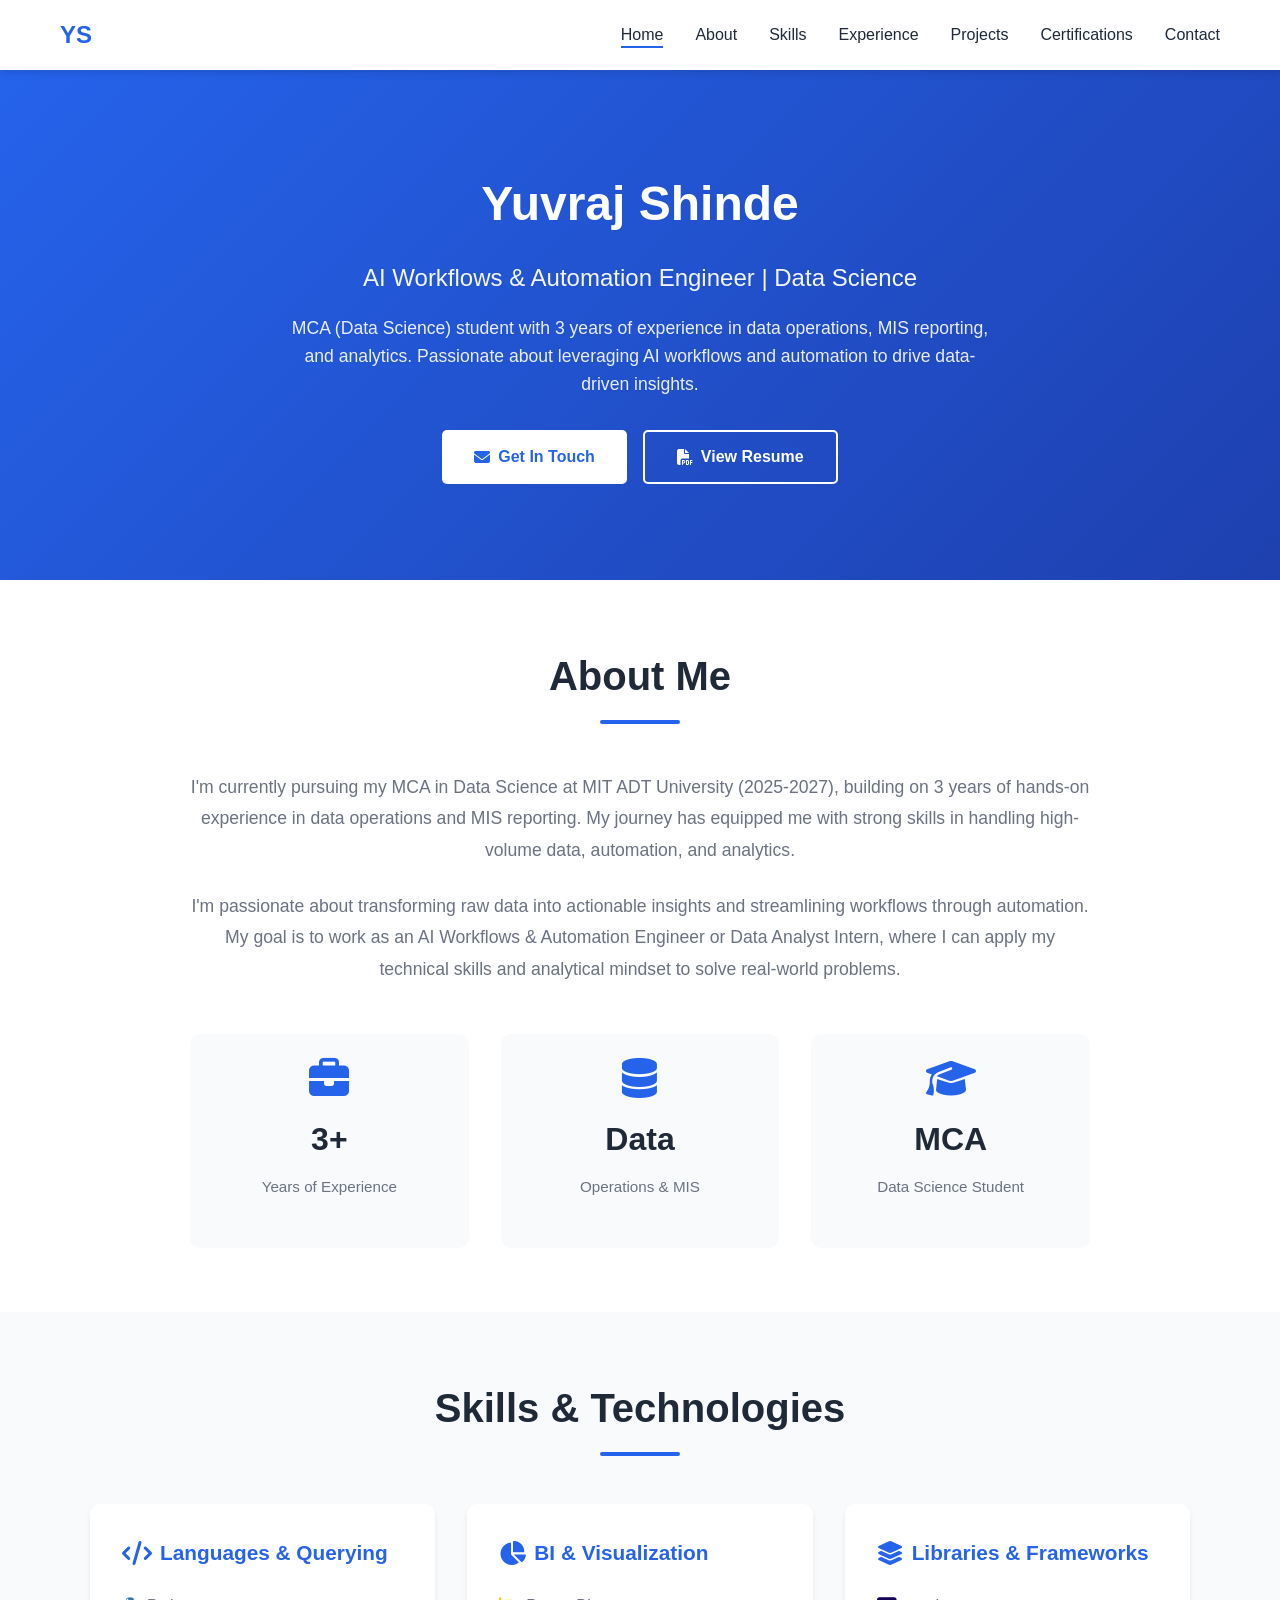
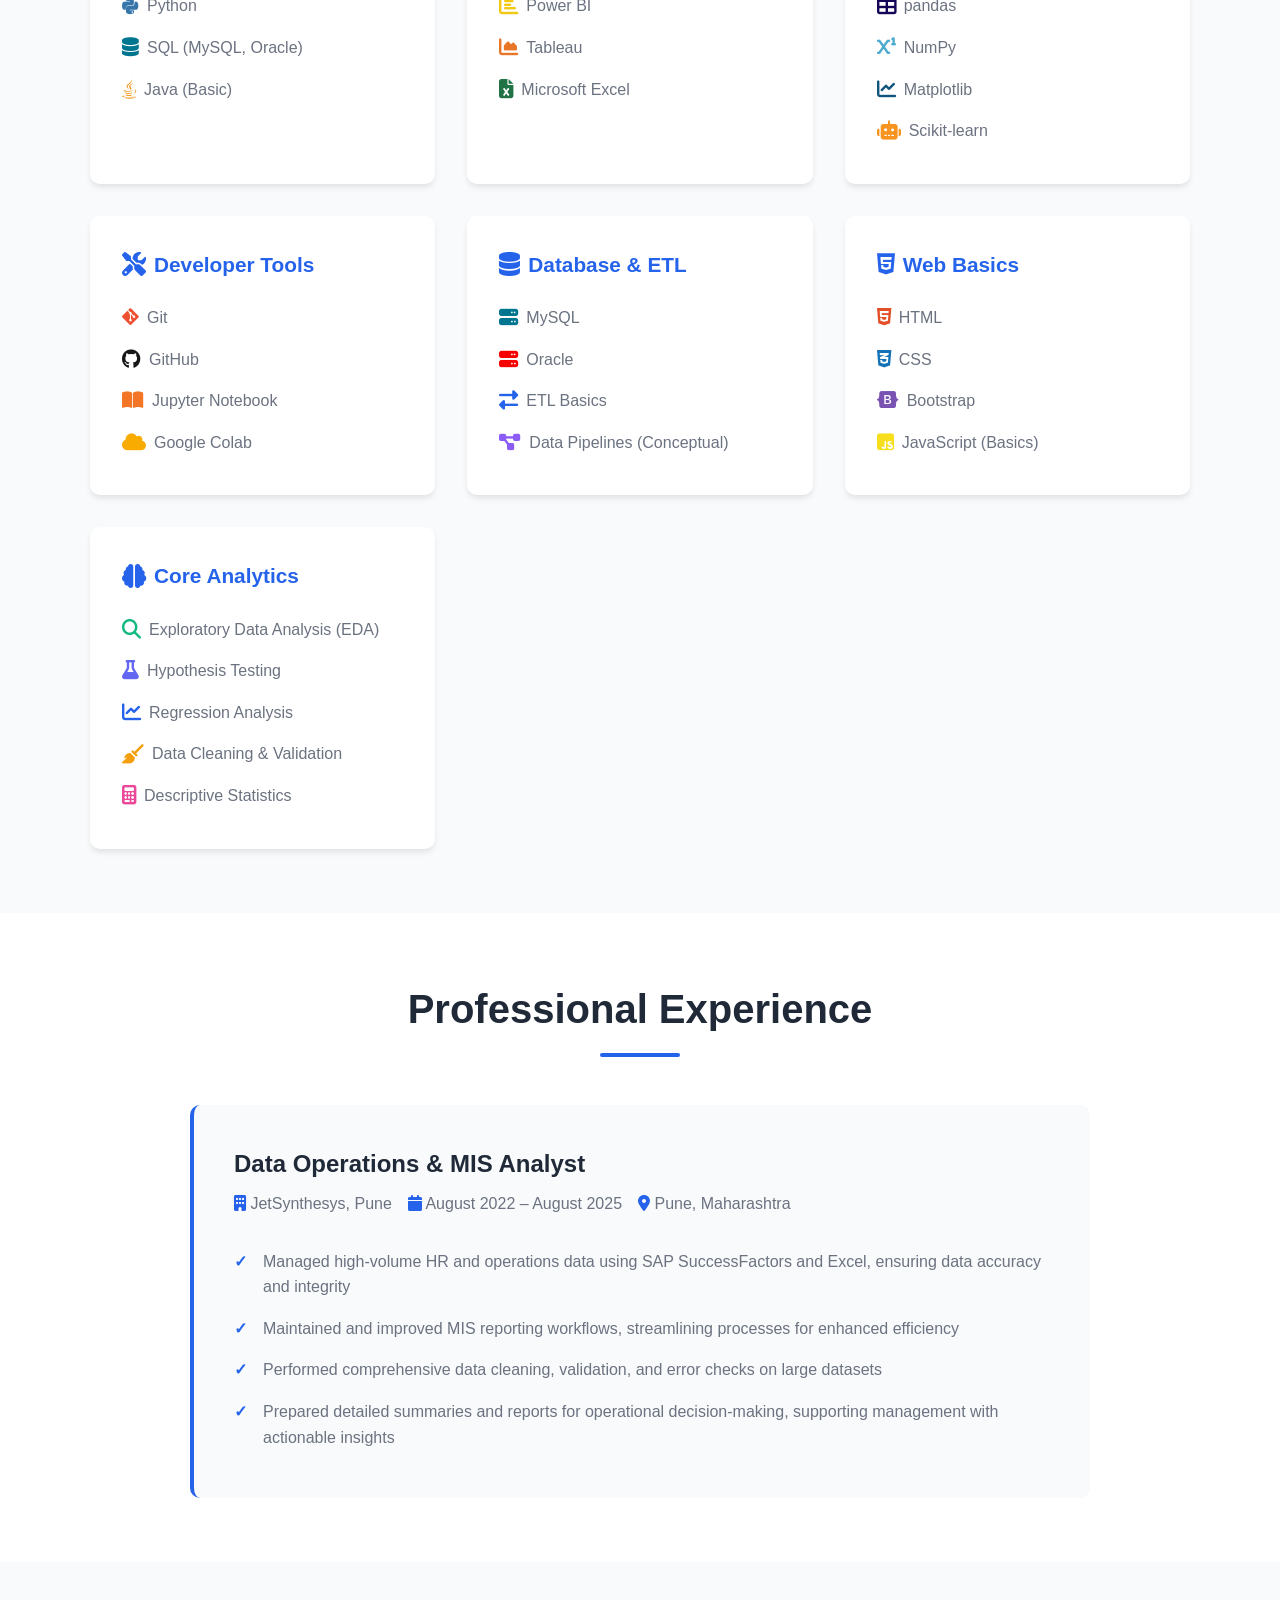
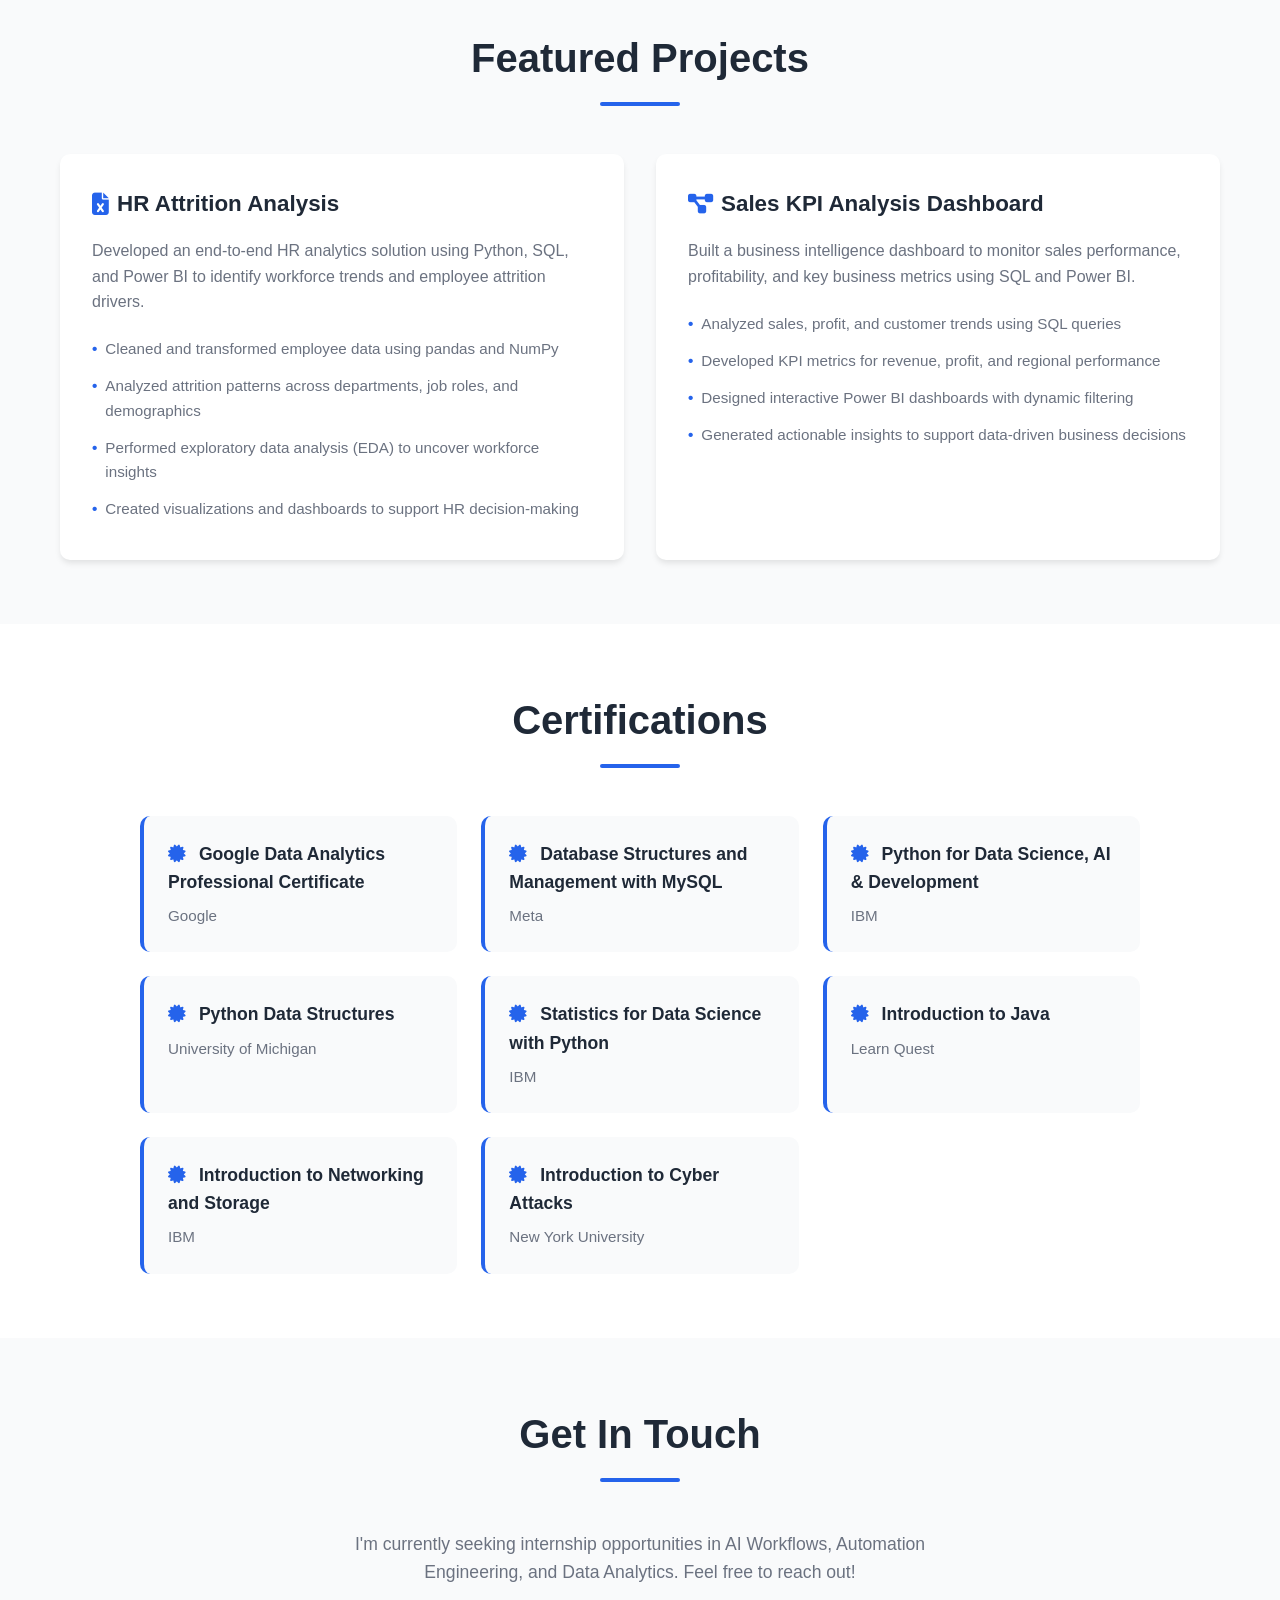
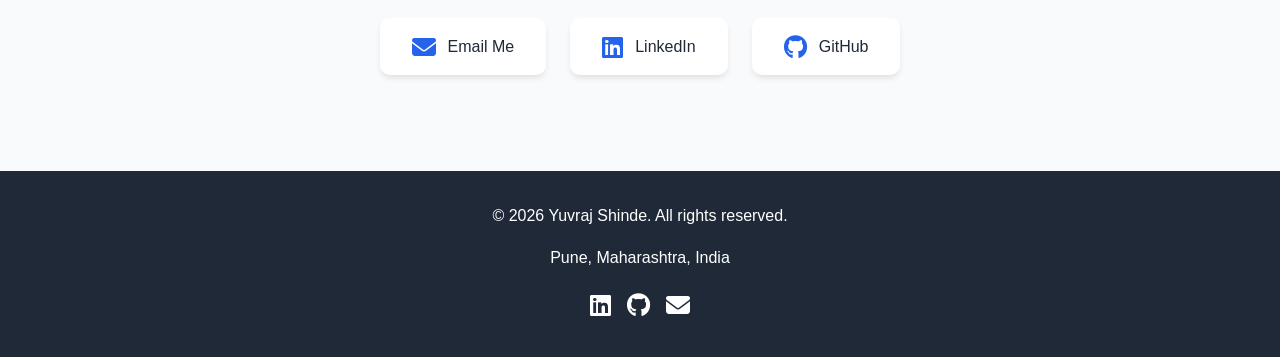
<file: index.html>
<!DOCTYPE html>
<html lang="en">

    <head>
        <meta charset="UTF-8">
        <meta name="viewport" content="width=device-width, initial-scale=1.0">

        <title>Yuvraj Shinde | Data Science & Machine Learning Portfolio</title>

        <meta name="description"
            content="Yuvraj Shinde - Data Science portfolio showcasing projects, skills, Python, and machine learning work.">
        <meta name="keywords" content="Yuvraj Shinde, Data Science, Python, Machine Learning, Portfolio">
        <meta name="author" content="Yuvraj Shinde">

        <link rel="stylesheet" href="https://cdnjs.cloudflare.com/ajax/libs/font-awesome/6.4.0/css/all.min.css">
        <link rel="stylesheet" href="style.css">
        <link rel="icon" href="favicon.ico" type="image/x-icon">
    </head>


    <body>
        <!-- Navigation -->
        <nav>
            <div class="container">
                <div class="logo">YS</div>
                <button class="mobile-menu-toggle" id="mobileMenuToggle">
                    <i class="fas fa-bars"></i>
                </button>
                <ul class="nav-links" id="navLinks">
                    <li><a href="#home">Home</a></li>
                    <li><a href="#about">About</a></li>
                    <li><a href="#skills">Skills</a></li>
                    <li><a href="#experience">Experience</a></li>
                    <li><a href="#projects">Projects</a></li>
                    <li><a href="#certifications">Certifications</a></li>
                    <li><a href="#contact">Contact</a></li>
                </ul>
            </div>
        </nav>

        <!-- Hero Section -->
        <section class="hero" id="home">
            <div class="container">
                <h1>Yuvraj Shinde</h1>
                <p class="role">AI Workflows & Automation Engineer | Data Science</p>
                <p class="intro">MCA (Data Science) student with 3 years of experience in data operations, MIS
                    reporting,
                    and analytics. Passionate about leveraging AI workflows and automation to drive data-driven
                    insights.
                </p>
                <div class="hero-buttons">
                    <a href="#contact" class="btn btn-primary">
                        <i class="fas fa-envelope"></i> Get In Touch
                    </a>
                    <a href="Resume - Yuvraj Shinde.pdf" class="btn btn-outline" target="_blank">
                        <i class="fas fa-file-pdf"></i> View Resume
                    </a>
                </div>
            </div>
        </section>

        <!-- About Section -->
        <section class="about" id="about">
            <div class="container">
                <h2 class="section-title">About Me</h2>
                <div class="about-content">
                    <p>I'm currently pursuing my MCA in Data Science at MIT ADT University (2025-2027), building on 3
                        years
                        of hands-on experience in data operations and MIS reporting. My journey has equipped me with
                        strong
                        skills in handling high-volume data, automation, and analytics.</p>
                    <p>I'm passionate about transforming raw data into actionable insights and streamlining workflows
                        through automation. My goal is to work as an AI Workflows & Automation Engineer or Data Analyst
                        Intern, where I can apply my technical skills and analytical mindset to solve real-world
                        problems.
                    </p>

                    <div class="about-stats">
                        <div class="stat-card">
                            <i class="fas fa-briefcase"></i>
                            <h3>3+</h3>
                            <p>Years of Experience</p>
                        </div>
                        <div class="stat-card">
                            <i class="fas fa-database"></i>
                            <h3>Data</h3>
                            <p>Operations & MIS</p>
                        </div>
                        <div class="stat-card">
                            <i class="fas fa-graduation-cap"></i>
                            <h3>MCA</h3>
                            <p>Data Science Student</p>
                        </div>
                    </div>
                </div>
            </div>
        </section>

        <!-- Skills Section -->
        <section class="skills" id="skills">
            <div class="container">
                <h2 class="section-title">Skills & Technologies</h2>
                <div class="skills-grid">

                    <div class="skill-category">
                        <h3><i class="fas fa-code"></i> Languages & Querying</h3>
                        <ul class="skill-list">
                            <li><i class="fab fa-python" style="color:#3776AB"></i> Python</li>
                            <li><i class="fas fa-database" style="color:#00758F"></i> SQL (MySQL, Oracle)</li>
                            <!-- <li><i class="fas fa-database" style="color:#F80000"></i> SQL (Oracle)</li> -->
                            <li><i class="fab fa-java" style="color:#ED8B00"></i> Java (Basic)</li>
                        </ul>
                    </div>

                    <div class="skill-category">
                        <h3><i class="fas fa-chart-pie"></i> BI & Visualization</h3>
                        <ul class="skill-list">
                            <li><i class="fas fa-chart-bar" style="color:#F2C811"></i> Power BI</li>
                            <li><i class="fas fa-chart-area" style="color:#E97627"></i> Tableau</li>
                            <li><i class="fas fa-file-excel" style="color:#217346"></i> Microsoft Excel</li>
                        </ul>
                    </div>

                    <div class="skill-category">
                        <h3><i class="fas fa-layer-group"></i> Libraries & Frameworks</h3>
                        <ul class="skill-list">
                            <li><i class="fas fa-table" style="color:#150458"></i> pandas</li>
                            <li><i class="fas fa-superscript" style="color:#4DABCF"></i> NumPy</li>
                            <li><i class="fas fa-chart-line" style="color:#11557C"></i> Matplotlib</li>
                            <li><i class="fas fa-robot" style="color:#F7931E"></i> Scikit-learn</li>
                        </ul>
                    </div>

                    <div class="skill-category">
                        <h3><i class="fas fa-tools"></i> Developer Tools</h3>
                        <ul class="skill-list">
                            <li><i class="fab fa-git-alt" style="color:#F05032"></i> Git</li>
                            <li><i class="fab fa-github" style="color:#181717"></i> GitHub</li>
                            <li><i class="fas fa-book-open" style="color:#F37626"></i> Jupyter Notebook</li>
                            <li><i class="fas fa-cloud" style="color:#F9AB00"></i> Google Colab</li>
                        </ul>
                    </div>

                    <div class="skill-category">
                        <h3><i class="fas fa-database"></i> Database & ETL</h3>
                        <ul class="skill-list">
                            <li><i class="fas fa-server" style="color:#00758F"></i> MySQL</li>
                            <li><i class="fas fa-server" style="color:#F80000"></i> Oracle</li>
                            <li><i class="fas fa-exchange-alt" style="color:#2563EB"></i> ETL Basics</li>
                            <li><i class="fas fa-project-diagram" style="color:#8B5CF6"></i> Data Pipelines (Conceptual)
                            </li>
                        </ul>
                    </div>

                    <div class="skill-category">
                        <h3><i class="fab fa-html5"></i> Web Basics</h3>
                        <ul class="skill-list">
                            <li><i class="fab fa-html5" style="color:#E34F26"></i> HTML</li>
                            <li><i class="fab fa-css3-alt" style="color:#1572B6"></i> CSS</li>
                            <li><i class="fab fa-bootstrap" style="color:#7952B3"></i> Bootstrap</li>
                            <li><i class="fab fa-js-square" style="color:#F7DF1E"></i> JavaScript (Basics)</li>
                        </ul>
                    </div>

                    <div class="skill-category">
                        <h3><i class="fas fa-brain"></i> Core Analytics</h3>
                        <ul class="skill-list">
                            <li><i class="fas fa-search" style="color:#10B981"></i> Exploratory Data Analysis (EDA)</li>
                            <li><i class="fas fa-flask" style="color:#6366F1"></i> Hypothesis Testing</li>
                            <li><i class="fas fa-chart-line" style="color:#2563EB"></i> Regression Analysis</li>
                            <li><i class="fas fa-broom" style="color:#F59E0B"></i> Data Cleaning & Validation</li>
                            <li><i class="fas fa-calculator" style="color:#EC4899"></i> Descriptive Statistics</li>
                        </ul>
                    </div>

                </div>
            </div>
        </section>

        <!-- Experience Section -->
        <section class="experience" id="experience">
            <div class="container">
                <h2 class="section-title">Professional Experience</h2>
                <div class="experience-card">
                    <div class="experience-header">
                        <h3>Data Operations & MIS Analyst</h3>
                        <div class="company-info">
                            <span><i class="fas fa-building"></i> JetSynthesys, Pune</span>
                            <span><i class="fas fa-calendar"></i> August 2022 – August 2025</span>
                            <span><i class="fas fa-map-marker-alt"></i> Pune, Maharashtra</span>
                        </div>
                    </div>
                    <ul class="experience-list">
                        <li>Managed high-volume HR and operations data using SAP SuccessFactors and Excel, ensuring data
                            accuracy and integrity</li>
                        <li>Maintained and improved MIS reporting workflows, streamlining processes for enhanced
                            efficiency
                        </li>
                        <li>Performed comprehensive data cleaning, validation, and error checks on large datasets</li>
                        <li>Prepared detailed summaries and reports for operational decision-making, supporting
                            management
                            with actionable insights</li>
                    </ul>
                </div>
            </div>
        </section>

        <!-- Projects Section -->
        <section class="projects" id="projects">
            <div class="container">
                <h2 class="section-title">Featured Projects</h2>
                <div class="projects-grid">
                    <div class="project-card">
                        <h3><i class="fas fa-file-excel"></i> HR Attrition Analysis</h3>
                        <p>Developed an end-to-end HR analytics solution using Python, SQL, and Power BI to identify
                            workforce trends and employee attrition drivers.
                        </p>
                        <ul class="project-highlights">
                            <li>Cleaned and transformed employee data using pandas and NumPy</li>
                            <li>Analyzed attrition patterns across departments, job roles, and demographics</li>
                            <li>Performed exploratory data analysis (EDA) to uncover workforce insights</li>
                            <li>Created visualizations and dashboards to support HR decision-making</li>
                        </ul>
                    </div>

                    <div class="project-card">
                        <h3><i class="fas fa-project-diagram"></i> Sales KPI Analysis Dashboard</h3>
                        <p>Built a business intelligence dashboard to monitor sales performance, profitability, and key
                            business metrics using SQL and Power BI.</p>
                        <ul class="project-highlights">
                            <li>Analyzed sales, profit, and customer trends using SQL queries</li>
                            <li>Developed KPI metrics for revenue, profit, and regional performance</li>
                            <li>Designed interactive Power BI dashboards with dynamic filtering</li>
                            <li>Generated actionable insights to support data-driven business decisions</li>
                        </ul>
                    </div>
                </div>
            </div>
        </section>

        <!-- Certifications Section -->
        <section class="certifications" id="certifications">
            <div class="container">
                <h2 class="section-title">Certifications</h2>
                <div class="cert-grid">
                    <div class="cert-card">
                        <h3><i class="fas fa-certificate"></i> Google Data Analytics Professional Certificate</h3>
                        <p>Google</p>
                    </div>
                    <div class="cert-card">
                        <h3><i class="fas fa-certificate"></i> Database Structures and Management with MySQL
                        </h3>
                        <p>Meta</p>
                    </div>
                    <div class="cert-card">
                        <h3><i class="fas fa-certificate"></i> Python for Data Science, AI & Development
                        </h3>
                        <p>IBM</p>
                    </div>
                    <div class="cert-card">
                        <h3><i class="fas fa-certificate"></i> Python Data Structures</h3>
                        <p>University of Michigan</p>
                    </div>
                    <div class="cert-card">
                        <h3><i class="fas fa-certificate"></i> Statistics for Data Science with Python</h3>
                        <p>IBM</p>
                    </div>
                    <div class="cert-card">
                        <h3><i class="fas fa-certificate"></i> Introduction to Java</h3>
                        <p>Learn Quest</p>
                    </div>
                    <div class="cert-card">
                        <h3><i class="fas fa-certificate"></i> Introduction to Networking and Storage</h3>
                        <p>IBM</p>
                    </div>
                    <div class="cert-card">
                        <h3><i class="fas fa-certificate"></i> Introduction to Cyber Attacks</h3>
                        <p>New York University</p>
                    </div>
                </div>
            </div>
        </section>

        <!-- Contact Section -->
        <section class="contact" id="contact">
            <div class="container">
                <h2 class="section-title">Get In Touch</h2>
                <p>I'm currently seeking internship opportunities in AI Workflows, Automation Engineering, and Data
                    Analytics. Feel free to reach out!</p>
                <div class="contact-links">
                    <a href="mailto:yuvrajshinde965@gmail.com" class="contact-link">
                        <i class="fas fa-envelope"></i>
                        Email Me
                    </a>
                    <a href="https://www.linkedin.com/in/yuvraj-shinde-445378245/" target="_blank" class="contact-link">
                        <i class="fab fa-linkedin"></i>
                        LinkedIn
                    </a>
                    <a href="https://github.com/yuvrajshinde811" target="_blank" class="contact-link">
                        <i class="fab fa-github"></i>
                        GitHub
                    </a>
                </div>
            </div>
        </section>

        <!-- Footer -->
        <footer>
            <div class="container">
                <p>&copy; 2026 Yuvraj Shinde. All rights reserved.</p>
                <p>Pune, Maharashtra, India</p>
                <div class="social-links">
                    <a href="https://www.linkedin.com/in/yuvraj-shinde-445378245/" target="_blank"><i
                            class="fab fa-linkedin"></i></a>
                    <a href="https://github.com/yuvrajshinde811" target="_blank"><i class="fab fa-github"></i></a>
                    <a href="mailto:yuvrajshinde965@gmail.com"><i class="fas fa-envelope"></i></a>
                </div>
            </div>
        </footer>
        <script src="script.js"></script>
    </body>

</html>
</file>
<file: style.css>
/* ===== GLOBAL STYLES ===== */
* {
    margin: 0;
    padding: 0;
    box-sizing: border-box;
}

:root {
    --primary-color: #2563eb;
    --secondary-color: #1e40af;
    --accent-color: #3b82f6;
    --text-dark: #1f2937;
    --text-light: #6b7280;
    --bg-light: #f9fafb;
    --bg-white: #ffffff;
    --border-color: #e5e7eb;
    --shadow: 0 4px 6px -1px rgba(0, 0, 0, 0.1);
    --shadow-lg: 0 10px 15px -3px rgba(0, 0, 0, 0.1);
}

html {
    scroll-behavior: smooth;
}

body {
    font-family: 'Segoe UI', Tahoma, Geneva, Verdana, sans-serif;
    line-height: 1.6;
    color: var(--text-dark);
    background-color: var(--bg-light);
}

.container {
    max-width: 1200px;
    margin: 0 auto;
    padding: 0 20px;
}

/* ===== NAVIGATION ===== */
nav {
    background: var(--bg-white);
    box-shadow: var(--shadow);
    position: sticky;
    top: 0;
    z-index: 1000;
    padding: 1rem 0;
}

nav .container {
    display: flex;
    justify-content: space-between;
    align-items: center;
}

.logo {
    font-size: 1.5rem;
    font-weight: 700;
    color: var(--primary-color);
}

.nav-links {
    display: flex;
    list-style: none;
    gap: 2rem;
}

.nav-links a {
    text-decoration: none;
    color: var(--text-dark);
    font-weight: 500;
    transition: color 0.3s ease;
    position: relative;
    padding-bottom: 5px;
}

.nav-links a::after {
    content: '';
    position: absolute;
    bottom: 0;
    left: 0;
    width: 0;
    height: 2px;
    background: var(--primary-color);
    transition: width 0.3s ease;
}

.nav-links a:hover::after,
.nav-links a.active::after {
    width: 100%;
}

.nav-links a:hover {
    color: var(--primary-color);
}

.mobile-menu-toggle {
    display: none;
    background: none;
    border: none;
    font-size: 1.5rem;
    color: var(--text-dark);
    cursor: pointer;
}

/* ===== HERO SECTION ===== */
.hero {
    background: linear-gradient(135deg, var(--primary-color) 0%, var(--secondary-color) 100%);
    color: white;
    padding: 6rem 0;
    text-align: center;
}

.hero h1 {
    font-size: 3rem;
    margin-bottom: 1rem;
    animation: fadeInUp 0.8s ease;
}

.hero .role {
    font-size: 1.5rem;
    margin-bottom: 1rem;
    opacity: 0.95;
    animation: fadeInUp 1s ease;
}

.hero .intro {
    font-size: 1.1rem;
    max-width: 700px;
    margin: 0 auto 2rem;
    opacity: 0.9;
    animation: fadeInUp 1.2s ease;
}

.hero-buttons {
    display: flex;
    gap: 1rem;
    justify-content: center;
    flex-wrap: wrap;
    animation: fadeInUp 1.4s ease;
}

.btn {
    padding: 0.75rem 2rem;
    border-radius: 5px;
    text-decoration: none;
    font-weight: 600;
    transition: all 0.3s ease;
    display: inline-flex;
    align-items: center;
    gap: 0.5rem;
}

.btn-primary {
    background: white;
    color: var(--primary-color);
}

.btn-primary:hover {
    transform: translateY(-2px);
    box-shadow: var(--shadow-lg);
}

.btn-outline {
    border: 2px solid white;
    color: white;
    background: transparent;
}

.btn-outline:hover {
    background: white;
    color: var(--primary-color);
}

/* ===== SECTION STYLES ===== */
section {
    padding: 4rem 0;
}

.section-title {
    font-size: 2.5rem;
    text-align: center;
    margin-bottom: 3rem;
    color: var(--text-dark);
    position: relative;
    padding-bottom: 1rem;
}

.section-title::after {
    content: '';
    position: absolute;
    bottom: 0;
    left: 50%;
    transform: translateX(-50%);
    width: 80px;
    height: 4px;
    background: var(--primary-color);
    border-radius: 2px;
}

/* ===== ABOUT SECTION ===== */
.about {
    background: var(--bg-white);
}

.about-content {
    max-width: 900px;
    margin: 0 auto;
    text-align: center;
}

.about-content p {
    font-size: 1.1rem;
    color: var(--text-light);
    line-height: 1.8;
    margin-bottom: 1.5rem;
}

.about-stats {
    display: grid;
    grid-template-columns: repeat(auto-fit, minmax(200px, 1fr));
    gap: 2rem;
    margin-top: 3rem;
}

.stat-card {
    text-align: center;
    padding: 1.5rem;
    background: var(--bg-light);
    border-radius: 10px;
    transition: all 0.4s ease;
    cursor: default;
}

.stat-card:hover {
    background: white;
    box-shadow: var(--shadow-lg);
    transform: translateY(-5px);
}

.stat-card i {
    font-size: 2.5rem;
    color: var(--primary-color);
    margin-bottom: 1rem;
    transition: all 0.4s ease;
}

.stat-card:hover i {
    transform: scale(1.2) rotate(10deg);
    color: var(--accent-color);
}

.stat-card h3 {
    font-size: 2rem;
    color: var(--text-dark);
    margin-bottom: 0.5rem;
}

.stat-card p {
    color: var(--text-light);
    font-size: 0.95rem;
}

/* ===== SKILLS SECTION ===== */

.skills-grid {
    display: grid;
    grid-template-columns: repeat(auto-fit, minmax(300px, 1fr));
    gap: 2rem;
    max-width: 1100px;
    margin: 0 auto;
}

.skill-category {
    background: var(--bg-white);
    padding: 2rem;
    border-radius: 10px;
    box-shadow: var(--shadow);
    transition: all 0.4s cubic-bezier(0.4, 0, 0.2, 1);
    position: relative;
    overflow: hidden;
}

.skill-category::before {
    content: '';
    position: absolute;
    top: 0;
    left: -100%;
    width: 100%;
    height: 100%;
    background: linear-gradient(90deg, transparent, rgba(37, 99, 235, 0.1), transparent);
    transition: left 0.5s ease;
}

.skill-category:hover::before {
    left: 100%;
}

.skill-category:hover {
    transform: translateY(-8px) scale(1.02);
    box-shadow: var(--shadow-lg);
    border: 1px solid rgba(37, 99, 235, 0.2);
}

.skill-category h3 {
    font-size: 1.3rem;
    margin-bottom: 1rem;
    color: var(--primary-color);
    display: flex;
    align-items: center;
    gap: 0.5rem;
}

.skill-category h3 i {
    font-size: 1.5rem;
}

.skill-list {
    list-style: none;
}

.skill-list li {
    padding: 0.5rem 0;
    color: var(--text-light);
    display: flex;
    align-items: center;
    gap: 0.5rem;
    transition: all 0.3s ease;
    cursor: default;
}

.skill-list li:hover {
    color: var(--primary-color);
    transform: translateX(5px);
    font-weight: 500;
}

.skill-list li i {
    font-size: 1.2rem;
    transition: all 0.3s ease;
}

.skill-list li:hover i {
    transform: scale(1.3) rotate(5deg);
}

/* ===== EXPERIENCE SECTION ===== */
.experience {
    background: var(--bg-white);
}

.experience-card {
    max-width: 900px;
    margin: 0 auto;
    background: var(--bg-light);
    padding: 2.5rem;
    border-radius: 10px;
    border-left: 4px solid var(--primary-color);
}

.experience-header {
    margin-bottom: 1.5rem;
}

.experience-header h3 {
    font-size: 1.5rem;
    color: var(--text-dark);
    margin-bottom: 0.5rem;
}

.company-info {
    color: var(--text-light);
    font-size: 1rem;
    display: flex;
    align-items: center;
    gap: 1rem;
    flex-wrap: wrap;
}

.company-info i {
    color: var(--primary-color);
}

.experience-list {
    list-style: none;
}

.experience-list li {
    padding: 0.5rem 0;
    color: var(--text-light);
    display: flex;
    gap: 1rem;
    line-height: 1.6;
}

.experience-list li::before {
    content: '✓';
    color: var(--primary-color);
    font-weight: bold;
    flex-shrink: 0;
}

/* ===== PROJECTS SECTION ===== */
.projects-grid {
    display: grid;
    grid-template-columns: repeat(auto-fit, minmax(350px, 1fr));
    gap: 2rem;
}

.project-card {
    background: var(--bg-white);
    border-radius: 10px;
    box-shadow: var(--shadow);
    padding: 2rem;
    transition: all 0.4s cubic-bezier(0.4, 0, 0.2, 1);
    position: relative;
    overflow: hidden;
}

.project-card::after {
    content: '';
    position: absolute;
    top: -50%;
    right: -50%;
    width: 200%;
    height: 200%;
    background: radial-gradient(circle, rgba(37, 99, 235, 0.1) 0%, transparent 70%);
    opacity: 0;
    transition: opacity 0.5s ease;
}

.project-card:hover::after {
    opacity: 1;
}

.project-card:hover {
    transform: translateY(-10px) scale(1.02);
    box-shadow: 0 20px 25px -5px rgba(0, 0, 0, 0.15);
    border: 1px solid rgba(37, 99, 235, 0.2);
}

.project-card h3 {
    font-size: 1.4rem;
    margin-bottom: 1rem;
    color: var(--text-dark);
    display: flex;
    align-items: center;
    gap: 0.5rem;
}

.project-card h3 i {
    color: var(--primary-color);
    transition: all 0.4s ease;
}

.project-card:hover h3 i {
    transform: scale(1.2) rotate(10deg);
    color: var(--accent-color);
}

.project-card p {
    color: var(--text-light);
    margin-bottom: 1rem;
    line-height: 1.6;
}

.project-highlights {
    list-style: none;
    margin-top: 1rem;
}

.project-highlights li {
    padding: 0.4rem 0;
    color: var(--text-light);
    font-size: 0.95rem;
    display: flex;
    align-items: flex-start;
    gap: 0.5rem;
}

.project-highlights li::before {
    content: '•';
    color: var(--primary-color);
    font-weight: bold;
}

/* ===== CERTIFICATIONS SECTION ===== */
.certifications {
    background: var(--bg-white);
}

.cert-grid {
    display: grid;
    grid-template-columns: repeat(auto-fit, minmax(300px, 1fr));
    gap: 1.5rem;
    max-width: 1000px;
    margin: 0 auto;
}

.cert-card {
    background: var(--bg-light);
    padding: 1.5rem;
    border-radius: 10px;
    border-left: 4px solid var(--primary-color);
    transition: all 0.4s cubic-bezier(0.4, 0, 0.2, 1);
    position: relative;
    overflow: hidden;
}

.cert-card::before {
    content: '';
    position: absolute;
    left: 0;
    top: 0;
    height: 100%;
    width: 4px;
    background: var(--accent-color);
    transform: scaleY(0);
    transition: transform 0.4s ease;
    transform-origin: bottom;
}

.cert-card:hover::before {
    transform: scaleY(1);
}

.cert-card:hover {
    transform: translateX(10px);
    box-shadow: var(--shadow);
    background: white;
}

.cert-card h3 {
    font-size: 1.1rem;
    color: var(--text-dark);
    margin-bottom: 0.5rem;
}

.cert-card p {
    color: var(--text-light);
    font-size: 0.95rem;
}

.cert-card i {
    color: var(--primary-color);
    margin-right: 0.5rem;
    transition: all 0.3s ease;
}

.cert-card:hover i {
    transform: scale(1.3) rotate(15deg);
    color: var(--accent-color);
}

/* ===== CONTACT SECTION ===== */
.contact {
    text-align: center;
}

.contact p {
    font-size: 1.1rem;
    color: var(--text-light);
    margin-bottom: 2rem;
    max-width: 600px;
    margin-left: auto;
    margin-right: auto;
}

.contact-links {
    display: flex;
    gap: 1.5rem;
    justify-content: center;
    flex-wrap: wrap;
    margin-bottom: 2rem;
}

.contact-link {
    padding: 1rem 2rem;
    background: var(--bg-white);
    border-radius: 10px;
    text-decoration: none;
    color: var(--text-dark);
    box-shadow: var(--shadow);
    transition: all 0.3s cubic-bezier(0.4, 0, 0.2, 1);
    display: flex;
    align-items: center;
    gap: 0.75rem;
    font-weight: 500;
    position: relative;
    overflow: hidden;
}

.contact-link::before {
    content: '';
    position: absolute;
    top: 0;
    left: -100%;
    width: 100%;
    height: 100%;
    background: linear-gradient(90deg, transparent, rgba(37, 99, 235, 0.1), transparent);
    transition: left 0.5s ease;
}

.contact-link:hover::before {
    left: 100%;
}

.contact-link i {
    font-size: 1.5rem;
    color: var(--primary-color);
    transition: all 0.3s ease;
}

.contact-link:hover {
    transform: translateY(-5px) scale(1.05);
    box-shadow: var(--shadow-lg);
    color: var(--primary-color);
}

.contact-link:hover i {
    transform: scale(1.2) rotate(5deg);
}

/* ===== FOOTER ===== */
footer {
    background: var(--text-dark);
    color: white;
    text-align: center;
    padding: 2rem 0;
}

footer p {
    margin-bottom: 1rem;
}

.social-links {
    display: flex;
    gap: 1rem;
    justify-content: center;
    margin-top: 1rem;
}

.social-links a {
    color: white;
    font-size: 1.5rem;
    transition: all 0.3s cubic-bezier(0.4, 0, 0.2, 1);
    display: inline-block;
}

.social-links a:hover {
    color: var(--accent-color);
    transform: translateY(-5px) scale(1.2) rotate(10deg);
}

/* ===== ANIMATIONS ===== */
@keyframes fadeInUp {
    from {
        opacity: 0;
        transform: translateY(30px);
    }

    to {
        opacity: 1;
        transform: translateY(0);
    }
}

@keyframes float {

    0%,
    100% {
        transform: translateY(0);
    }

    50% {
        transform: translateY(-10px);
    }
}

@keyframes pulse {

    0%,
    100% {
        opacity: 1;
    }

    50% {
        opacity: 0.5;
    }
}

@keyframes slideInLeft {
    from {
        opacity: 0;
        transform: translateX(-50px);
    }

    to {
        opacity: 1;
        transform: translateX(0);
    }
}

@keyframes slideInRight {
    from {
        opacity: 0;
        transform: translateX(50px);
    }

    to {
        opacity: 1;
        transform: translateX(0);
    }
}

@keyframes scaleIn {
    from {
        opacity: 0;
        transform: scale(0.8);
    }

    to {
        opacity: 1;
        transform: scale(1);
    }
}

/* ===== RESPONSIVE DESIGN ===== */
@media (max-width: 768px) {
    .nav-links {
        position: fixed;
        left: -100%;
        top: 70px;
        flex-direction: column;
        background-color: var(--bg-white);
        width: 100%;
        text-align: center;
        transition: 0.3s;
        box-shadow: var(--shadow);
        padding: 2rem 0;
    }

    .nav-links.active {
        left: 0;
    }

    .mobile-menu-toggle {
        display: block;
    }

    .hero h1 {
        font-size: 2rem;
    }

    .hero .role {
        font-size: 1.2rem;
    }

    .hero .intro {
        font-size: 1rem;
    }

    .section-title {
        font-size: 2rem;
    }

    .projects-grid {
        grid-template-columns: 1fr;
    }

    .skills-grid {
        grid-template-columns: 1fr;
    }
}

@media (max-width: 480px) {
    .hero h1 {
        font-size: 1.75rem;
    }

    .about-stats {
        grid-template-columns: 1fr;
    }

    .hero-buttons {
        flex-direction: column;
    }

    .btn {
        width: 100%;
        justify-content: center;
    }
}
</file>
